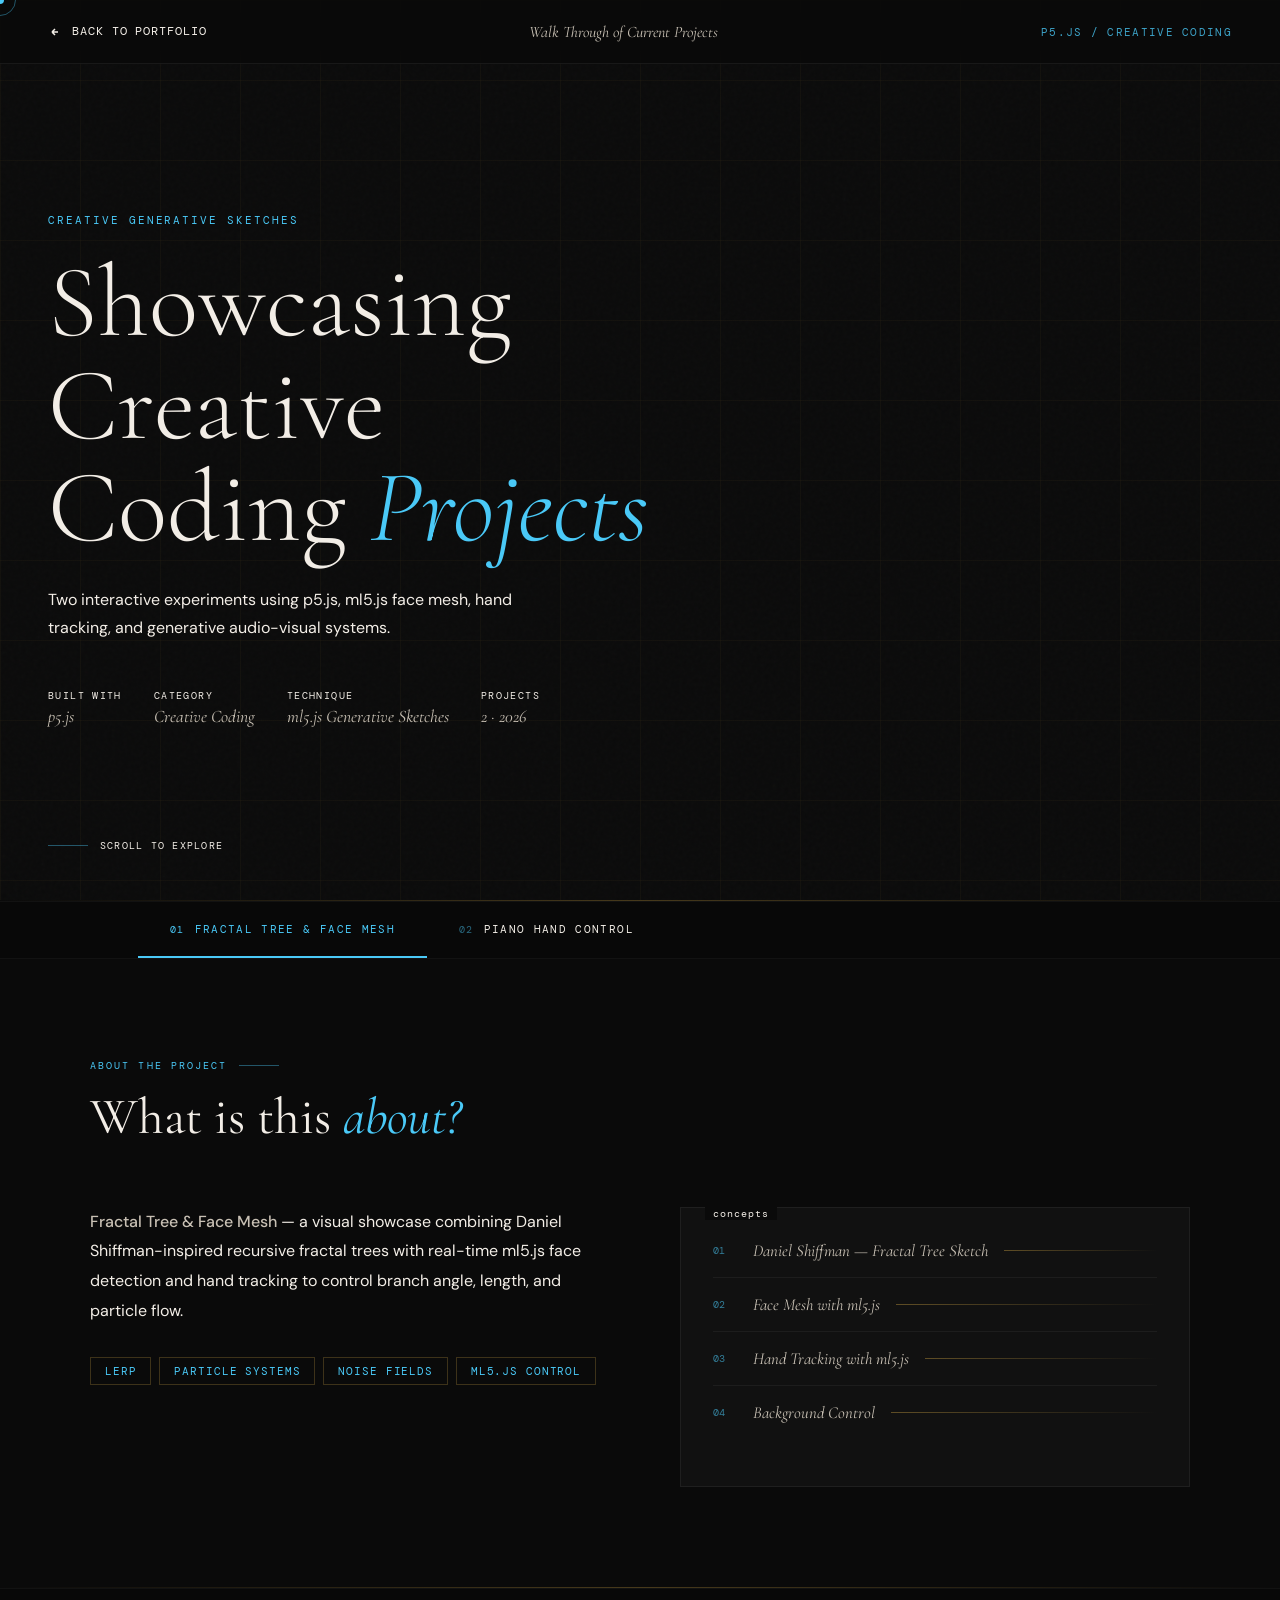
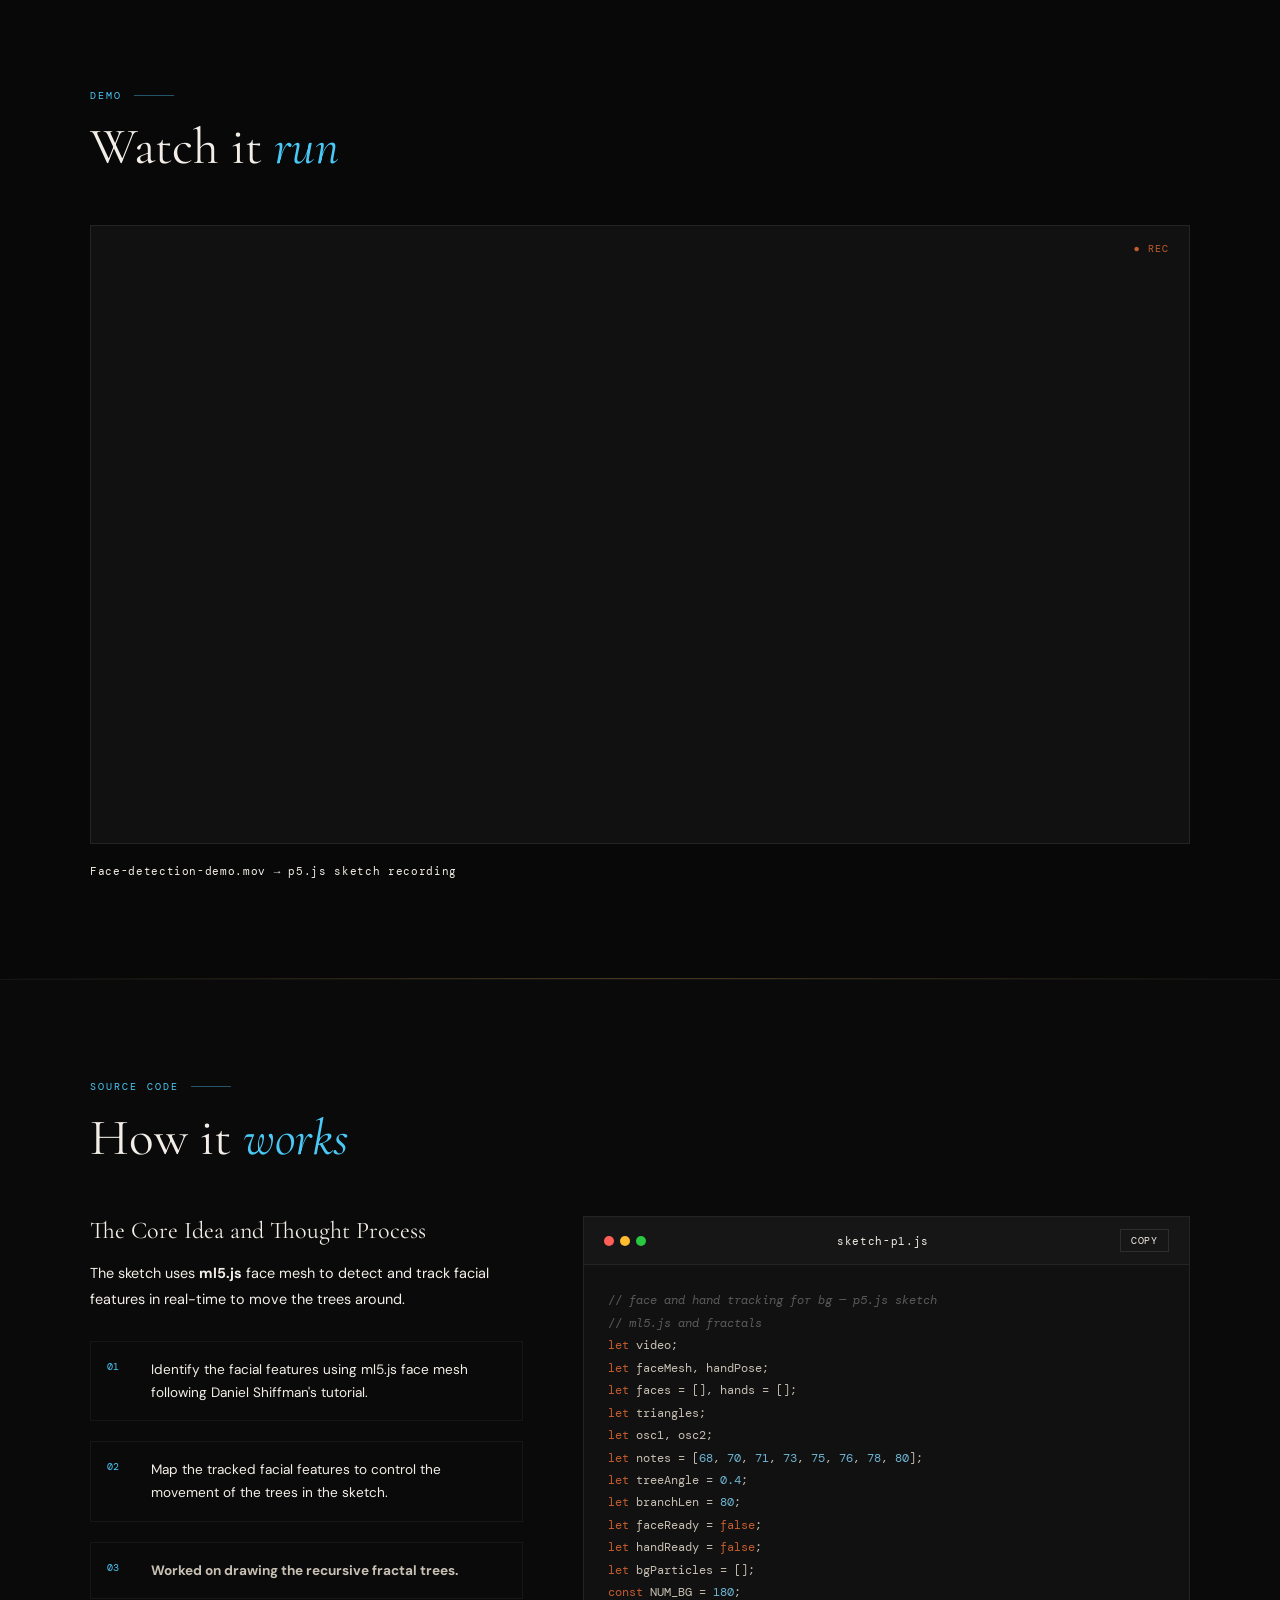
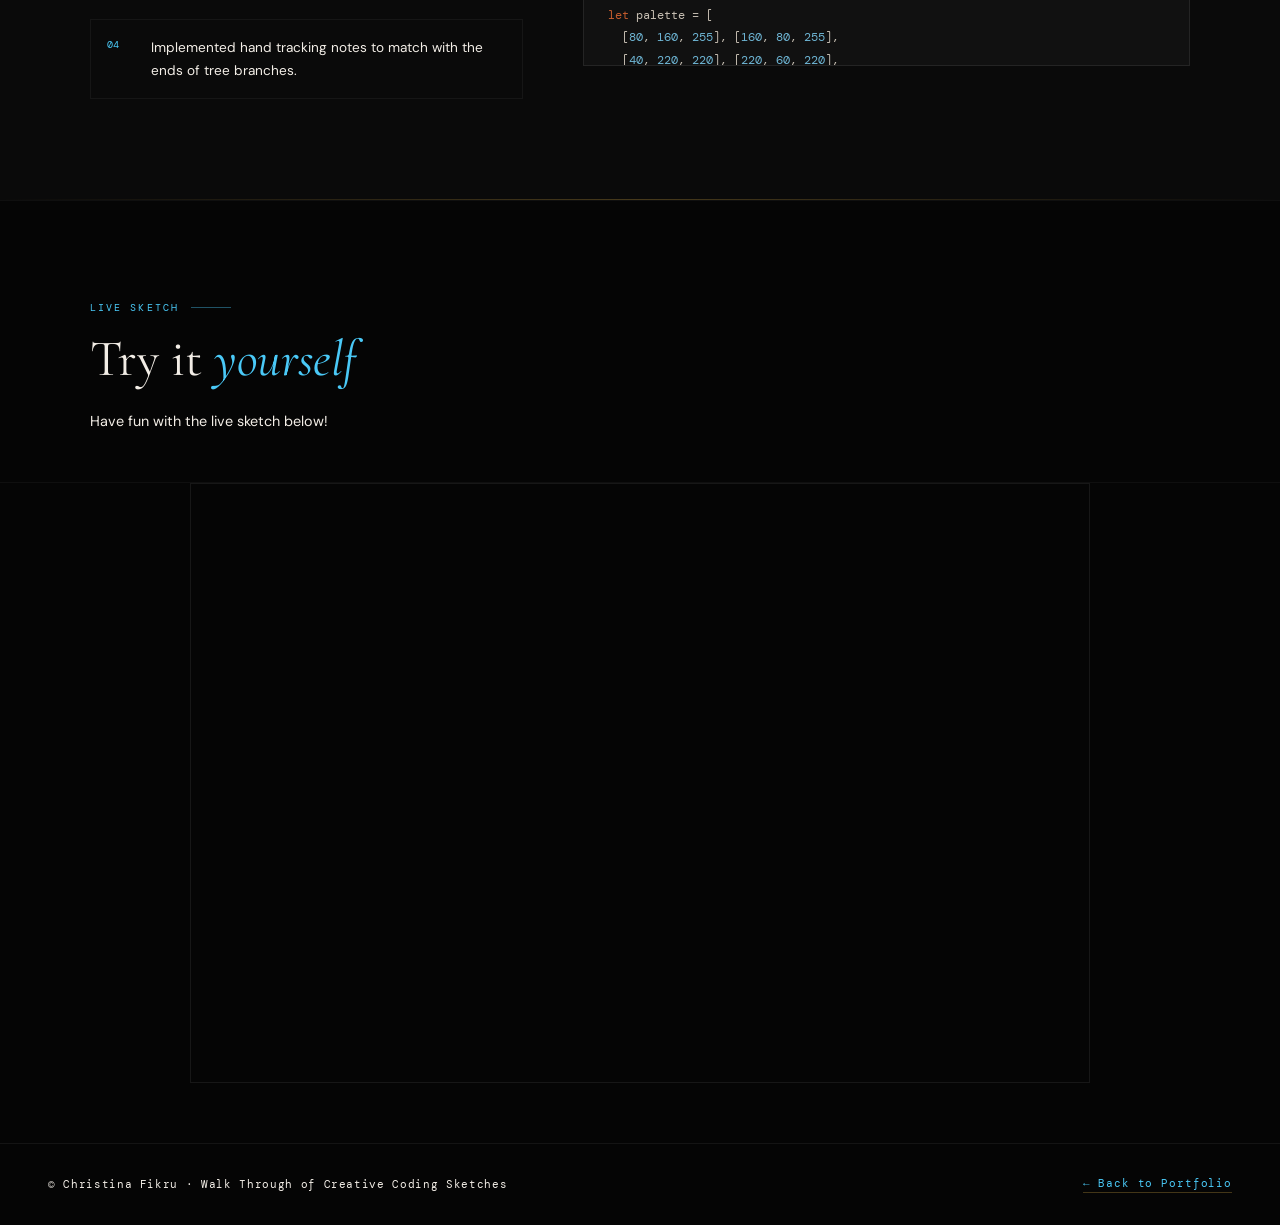
<file: Final_JS_LearningModel/index.html>
<!DOCTYPE html>
<html lang="en">
<head>
<meta charset="UTF-8"/>
<meta name="viewport" content="width=device-width, initial-scale=1.0"/>
<title>Creative Coding Projects — Christina Fikru</title>
<link href="https://fonts.googleapis.com/css2?family=Cormorant+Garamond:ital,wght@0,300;0,400;0,500;1,300;1,400&family=DM+Mono:wght@300;400;500&family=DM+Sans:wght@300;400;500&display=swap" rel="stylesheet"/>
<style>
  :root {
    --black: #0a0a0a;
    --off-white: #f2ede6;
    --warm-gray: #c8c0b4;
    --gold: #4ac9f7;
    --gold-dim: rgba(13, 44, 138, 0.15);
    --rust: #c45c2e;
    --text: #e8e2d8;
    --text-dim: #f3eee7;
    --code-bg: #111111;
    --mono: 'DM Mono', monospace;
    --serif: 'Cormorant Garamond', serif;
    --sans: 'DM Sans', sans-serif;
  }

  *, *::before, *::after { box-sizing: border-box; margin: 0; padding: 0; }
  html { scroll-behavior: smooth; }

  body {
    font-family: var(--sans);
    background: var(--black);
    color: var(--text);
    overflow-x: hidden;
    cursor: none;
  }

  /* ── CUSTOM CURSOR ── */
  .cursor {
    width: 8px; height: 8px;
    background: var(--gold);
    border-radius: 50%;
    position: fixed; z-index: 9999;
    pointer-events: none;
    transition: transform 0.1s ease;
    transform: translate(-50%, -50%);
  }
  .cursor-ring {
    width: 32px; height: 32px;
    border: 1px solid rgba(74,201,247,0.4);
    border-radius: 50%;
    position: fixed; z-index: 9998;
    pointer-events: none;
    transform: translate(-50%, -50%);
    transition: width 0.2s, height 0.2s, border-color 0.2s;
  }

  /* ── NAV ── */
  nav {
    position: fixed; top: 0; left: 0; right: 0; z-index: 100;
    display: flex; align-items: center; justify-content: space-between;
    padding: 0 48px; height: 64px;
    border-bottom: 1px solid rgba(255,255,255,0.06);
    background: rgba(10,10,10,0.85);
    backdrop-filter: blur(16px);
  }
  .nav-back {
    display: flex; align-items: center; gap: 10px;
    font-family: var(--mono); font-size: 0.72rem;
    color: var(--text-dim); text-decoration: none;
    letter-spacing: 0.08em; text-transform: uppercase;
    transition: color 0.2s;
  }
  .nav-back:hover { color: var(--gold); }
  .nav-back svg { width: 14px; height: 14px; }
  .nav-title {
    font-family: var(--serif); font-size: 1rem;
    color: var(--warm-gray); font-style: italic;
  }
  .nav-tag {
    font-family: var(--mono); font-size: 0.68rem;
    color: var(--gold); letter-spacing: 0.12em;
    text-transform: uppercase; opacity: 0.8;
  }

  /* ── HERO ── */
  .hero {
    min-height: 100vh;
    display: flex; flex-direction: column;
    align-items: flex-start; justify-content: center;
    padding: 120px 48px 80px;
    position: relative; overflow: hidden;
  }
  .hero::before {
    content: '';
    position: absolute; inset: 0;
    background-image: url("data:image/svg+xml,%3Csvg viewBox='0 0 256 256' xmlns='http://www.w3.org/2000/svg'%3E%3Cfilter id='noise'%3E%3CfeTurbulence type='fractalNoise' baseFrequency='0.9' numOctaves='4' stitchTiles='stitch'/%3E%3C/filter%3E%3Crect width='100%25' height='100%25' filter='url(%23noise)' opacity='0.04'/%3E%3C/svg%3E");
    pointer-events: none; z-index: 0; opacity: 0.6;
  }
  .hero-grid {
    position: absolute; inset: 0; pointer-events: none;
    background-image:
      linear-gradient(rgba(212,168,67,0.04) 1px, transparent 1px),
      linear-gradient(90deg, rgba(212,168,67,0.04) 1px, transparent 1px);
    background-size: 80px 80px;
    animation: gridShift 20s linear infinite;
  }
  @keyframes gridShift {
    0% { background-position: 0 0; }
    100% { background-position: 80px 80px; }
  }
  .hero-number {
    font-family: var(--mono); font-size: 0.68rem;
    color: var(--gold); letter-spacing: 0.18em;
    text-transform: uppercase; margin-bottom: 24px;
    position: relative; z-index: 1;
    opacity: 0; animation: fadeUp 0.8s 0.2s ease forwards;
  }
  .hero h1 {
    font-family: var(--serif);
    font-size: clamp(3.5rem, 8vw, 7rem);
    font-weight: 300; line-height: 1.0;
    color: var(--off-white);
    position: relative; z-index: 1;
    opacity: 0; animation: fadeUp 0.9s 0.4s ease forwards;
    max-width: 800px;
  }
  .hero h1 em { color: var(--gold); font-style: italic; }
  .hero-sub {
    font-family: var(--sans); font-size: 1rem;
    color: var(--text-dim); line-height: 1.7;
    max-width: 520px; margin-top: 28px;
    position: relative; z-index: 1;
    opacity: 0; animation: fadeUp 1s 0.6s ease forwards;
  }
  .hero-meta {
    display: flex; gap: 32px; margin-top: 48px;
    position: relative; z-index: 1;
    opacity: 0; animation: fadeUp 1s 0.8s ease forwards;
    flex-wrap: wrap;
  }
  .meta-item { display: flex; flex-direction: column; gap: 4px; }
  .meta-label {
    font-family: var(--mono); font-size: 0.62rem;
    color: var(--text-dim); letter-spacing: 0.14em; text-transform: uppercase;
  }
  .meta-value {
    font-family: var(--serif); font-size: 1.1rem;
    color: var(--warm-gray); font-style: italic;
  }
  .hero-scroll {
    position: absolute; bottom: 48px; left: 48px;
    display: flex; align-items: center; gap: 12px;
    font-family: var(--mono); font-size: 0.65rem;
    color: var(--text-dim); letter-spacing: 0.12em;
    text-transform: uppercase; z-index: 1;
    opacity: 0; animation: fadeUp 1s 1.2s ease forwards;
  }
  .scroll-line {
    width: 40px; height: 1px;
    background: var(--gold); opacity: 0.4;
    animation: scrollPulse 2s ease-in-out infinite;
  }
  @keyframes scrollPulse {
    0%, 100% { width: 40px; opacity: 0.4; }
    50% { width: 60px; opacity: 0.8; }
  }

  /* ── PROJECT TABS ── */
  .project-tabs-wrapper {
    background: #080808;
    border-top: 1px solid rgba(255,255,255,0.04);
    border-bottom: 1px solid rgba(255,255,255,0.04);
    position: sticky; top: 64px; z-index: 90;
  }
  .project-tabs {
    max-width: 1100px; margin: 0 auto;
    display: flex; gap: 0;
    padding: 0 48px;
  }
  .project-tab {
    font-family: var(--mono); font-size: 0.7rem;
    letter-spacing: 0.12em; text-transform: uppercase;
    color: var(--text-dim); padding: 20px 32px;
    cursor: pointer; border: none; background: none;
    border-bottom: 2px solid transparent;
    transition: color 0.2s, border-color 0.2s;
    display: flex; align-items: center; gap: 10px;
    white-space: nowrap;
  }
  .project-tab .tab-num {
    font-size: 0.6rem; color: var(--gold);
    opacity: 0.5; transition: opacity 0.2s;
  }
  .project-tab:hover { color: var(--gold); }
  .project-tab:hover .tab-num { opacity: 1; }
  .project-tab.active {
    color: var(--gold);
    border-bottom-color: var(--gold);
  }
  .project-tab.active .tab-num { opacity: 1; }

  /* ── PROJECT PANELS ── */
  .project-panel { display: none; }
  .project-panel.active { display: block; }

  /* ── SECTION BASE ── */
  section { padding: 100px 48px; position: relative; }
  .section-inner { max-width: 1100px; margin: 0 auto; }
  .section-eyebrow {
    font-family: var(--mono); font-size: 0.65rem;
    color: var(--gold); letter-spacing: 0.2em;
    text-transform: uppercase; margin-bottom: 16px;
    display: flex; align-items: center; gap: 12px;
  }
  .section-eyebrow::after {
    content: ''; display: block;
    width: 40px; height: 1px; background: var(--gold); opacity: 0.4;
  }
  .section-title {
    font-family: var(--serif);
    font-size: clamp(2rem, 4vw, 3.2rem);
    font-weight: 400; color: var(--off-white);
    line-height: 1.15; margin-bottom: 20px;
  }
  .section-title em { color: var(--gold); font-style: italic; }

  /* ── ABOUT SECTION ── */
  .about-section { background: var(--black); }
  .about-grid {
    display: grid;
    grid-template-columns: 1fr 1fr;
    gap: 80px; align-items: start;
    margin-top: 60px;
  }
  .about-text p {
    font-size: 1rem; color: var(--text-dim);
    line-height: 1.85; margin-bottom: 20px;
  }
  .about-text p strong { color: var(--warm-gray); font-weight: 500; }
  .about-tags {
    display: flex; flex-wrap: wrap; gap: 8px; margin-top: 32px;
  }
  .tag {
    padding: 6px 14px;
    border: 1px solid rgba(212,168,67,0.25);
    font-family: var(--mono); font-size: 0.68rem;
    color: var(--gold); letter-spacing: 0.08em;
    text-transform: uppercase;
    transition: background 0.2s, border-color 0.2s;
  }
  .tag:hover { background: var(--gold-dim); border-color: var(--gold); }
  .about-visual {
    position: relative;
    background: #111;
    border: 1px solid rgba(255,255,255,0.06);
    padding: 32px;
    min-height: 280px;
    display: flex; flex-direction: column; justify-content: space-between;
  }
  .about-visual::before {
    content: 'concepts';
    position: absolute; top: -1px; left: 24px;
    background: var(--black);
    font-family: var(--mono); font-size: 0.6rem;
    color: var(--text-dim); letter-spacing: 0.1em;
    padding: 0 8px;
  }
  .concept-list { display: flex; flex-direction: column; gap: 16px; }
  .concept-item {
    display: flex; align-items: center; gap: 16px;
    padding-bottom: 16px;
    border-bottom: 1px solid rgba(255,255,255,0.05);
  }
  .concept-item:last-child { border-bottom: none; padding-bottom: 0; }
  .concept-num {
    font-family: var(--mono); font-size: 0.65rem;
    color: var(--gold); opacity: 0.6; min-width: 24px;
  }
  .concept-name {
    font-family: var(--serif); font-size: 1.05rem;
    color: var(--warm-gray); font-style: italic;
  }
  .concept-bar {
    flex: 1; height: 1px;
    background: linear-gradient(to right, rgba(212,168,67,0.4), transparent);
  }

  /* ── VIDEO SECTION ── */
  .demo-section { background: #080808; border-top: 1px solid rgba(255,255,255,0.04); }
  .video-wrapper {
    margin-top: 48px;
    position: relative;
    background: #111;
    border: 1px solid rgba(255,255,255,0.08);
    overflow: hidden;
  }
  .video-wrapper::before {
    content: '● REC';
    position: absolute; top: 16px; right: 20px;
    font-family: var(--mono); font-size: 0.65rem;
    color: var(--rust); letter-spacing: 0.1em; z-index: 2;
    animation: recBlink 2s ease-in-out infinite;
  }
  @keyframes recBlink {
    0%, 100% { opacity: 1; }
    50% { opacity: 0.3; }
  }
  .video-placeholder {
    width: 100%; position: relative; padding-top: 56.25%;
  }
  .video-placeholder iframe {
    position: absolute; inset: 0;
    width: 100%; height: 100%;
    border: none;
  }

  /* ── CODE SECTION ── */
  .code-section { background: var(--black); border-top: 1px solid rgba(255,255,255,0.04); }
  .code-layout {
    display: grid;
    grid-template-columns: 1fr 1.4fr;
    gap: 60px; margin-top: 48px; align-items: start;
  }
  .code-explain h3 {
    font-family: var(--serif); font-size: 1.5rem;
    color: var(--off-white); margin-bottom: 16px; font-weight: 400;
  }
  .code-explain p {
    font-size: 0.9rem; color: var(--text-dim);
    line-height: 1.8; margin-bottom: 14px;
  }
  .code-steps { margin-top: 28px; display: flex; flex-direction: column; gap: 20px; }
  .code-step {
    display: flex; gap: 16px; align-items: flex-start;
    padding: 16px;
    border: 1px solid rgba(255,255,255,0.05);
    transition: border-color 0.2s, background 0.2s;
  }
  .code-step:hover {
    border-color: rgba(212,168,67,0.2);
    background: rgba(212,168,67,0.03);
  }
  .step-num {
    font-family: var(--mono); font-size: 0.65rem;
    color: var(--gold); min-width: 28px; padding-top: 2px;
  }
  .step-text { font-size: 0.85rem; color: var(--text-dim); line-height: 1.7; }
  .step-text strong { color: var(--warm-gray); }
  .code-block {
    background: var(--code-bg);
    border: 1px solid rgba(255,255,255,0.08);
    position: relative; overflow: hidden;
    height: fit-content;
  }
  .code-header {
    display: flex; align-items: center; justify-content: space-between;
    padding: 12px 20px;
    border-bottom: 1px solid rgba(255,255,255,0.06);
    background: rgba(255,255,255,0.02);
  }
  .code-dots { display: flex; gap: 6px; }
  .code-dot { width: 10px; height: 10px; border-radius: 50%; }
  .code-dot:nth-child(1) { background: #ff5f57; }
  .code-dot:nth-child(2) { background: #febc2e; }
  .code-dot:nth-child(3) { background: #28c840; }
  .code-filename {
    font-family: var(--mono); font-size: 0.68rem;
    color: var(--text-dim); letter-spacing: 0.06em;
  }
  .copy-btn {
    font-family: var(--mono); font-size: 0.62rem;
    color: var(--text-dim); letter-spacing: 0.08em;
    background: none; border: 1px solid rgba(255,255,255,0.1);
    padding: 4px 10px; cursor: pointer;
    transition: color 0.2s, border-color 0.2s;
    text-transform: uppercase;
  }
  .copy-btn:hover { color: var(--gold); border-color: var(--gold); }
  .copy-btn.copied { color: #28c840; border-color: #28c840; }
  pre {
    padding: 24px; overflow-x: auto;
    font-family: var(--mono); font-size: 0.78rem;
    line-height: 1.8; color: #c8c0b4;
    max-height: 400px; overflow-y: auto;
  }
  pre::-webkit-scrollbar { width: 4px; height: 4px; }
  pre::-webkit-scrollbar-track { background: transparent; }
  pre::-webkit-scrollbar-thumb { background: rgba(212,168,67,0.3); border-radius: 2px; }

  /* syntax */
  .kw  { color: #c45c2e; }
  .fn  { color: #d4a843; }
  .str { color: #7fba6a; }
  .cm  { color: #5a5a5a; font-style: italic; }
  .num { color: #6eb5d4; }
  .var { color: #c8c0b4; }

  /* ── SKETCH SECTION ── */
  .sketch-section {
    background: #050505;
    border-top: 1px solid rgba(255,255,255,0.04);
    padding-bottom: 0;
  }
  .sketch-intro { padding-bottom: 48px; }
  .sketch-intro p {
    font-size: 0.9rem; color: var(--text-dim);
    line-height: 1.75; max-width: 560px; margin-top: 16px;
  }
  .sketch-container {
    width: 100%;
    border-top: 1px solid rgba(255,255,255,0.06);
    position: relative; overflow: hidden;
  }
  .sketch-overlay-label {
    position: absolute; top: 20px; left: 20px; z-index: 10;
    font-family: var(--mono); font-size: 0.62rem;
    color: rgba(212,168,67,0.6); letter-spacing: 0.12em;
    text-transform: uppercase;
    background: rgba(0,0,0,0.6); padding: 6px 12px;
    border: 1px solid rgba(212,168,67,0.15);
  }
  .iframe-wrapper {
    width: 100%; display: flex; justify-content: center;
    background: #050505; padding: 0 0 60px;
    border-top: 1px solid rgba(255,255,255,0.04);
  }
  .iframe-wrapper iframe {
    width: 100%; max-width: 900px; height: 600px;
    border: 1px solid rgba(255,255,255,0.07);
  }

  /* ── SCROLL REVEAL ── */
  .reveal {
    opacity: 0; transform: translateY(40px);
    transition: opacity 0.8s ease, transform 0.8s ease;
  }
  .reveal.visible { opacity: 1; transform: translateY(0); }
  .reveal-delay-1 { transition-delay: 0.1s; }
  .reveal-delay-2 { transition-delay: 0.2s; }
  .reveal-delay-3 { transition-delay: 0.3s; }
  .reveal-delay-4 { transition-delay: 0.4s; }

  /* ── DIVIDER ── */
  .divider {
    width: 100%; height: 1px;
    background: linear-gradient(to right, transparent, rgba(212,168,67,0.3), transparent);
  }

  /* ── FOOTER ── */
  footer {
    background: #050505;
    border-top: 1px solid rgba(255,255,255,0.06);
    padding: 32px 48px;
    display: flex; align-items: center; justify-content: space-between;
  }
  footer p {
    font-family: var(--mono); font-size: 0.68rem;
    color: var(--text-dim); letter-spacing: 0.06em;
  }
  .footer-link {
    font-family: var(--mono); font-size: 0.68rem;
    color: var(--gold); text-decoration: none; letter-spacing: 0.08em;
    border-bottom: 1px solid rgba(212,168,67,0.3);
    padding-bottom: 2px; transition: border-color 0.2s;
  }
  .footer-link:hover { border-color: var(--gold); }

  /* ── ANIMATIONS ── */
  @keyframes fadeUp {
    from { opacity: 0; transform: translateY(24px); }
    to   { opacity: 1; transform: translateY(0); }
  }

  /* ── RESPONSIVE ── */
  @media (max-width: 860px) {
    nav { padding: 0 24px; }
    .hero { padding: 100px 24px 60px; }
    section { padding: 70px 24px; }
    .about-grid { grid-template-columns: 1fr; gap: 48px; }
    .code-layout { grid-template-columns: 1fr; gap: 40px; }
    .project-tabs { padding: 0 24px; overflow-x: auto; }
    .project-tab { padding: 16px 20px; }
    footer { flex-direction: column; gap: 12px; text-align: center; padding: 24px; }
  }
</style>
</head>
<body>

<div class="cursor" id="cursor"></div>
<div class="cursor-ring" id="cursor-ring"></div>

<!-- NAV -->
<nav>
  <a href="../index.html" class="nav-back">
    <svg viewBox="0 0 14 14" fill="none" stroke="currentColor" stroke-width="1.5">
      <path d="M10 7H4M4 7l3-3M4 7l3 3"/>
    </svg>
    Back to Portfolio
  </a>
  <div class="nav-title">Walk Through of Current Projects</div>
  <div class="nav-tag">p5.js / Creative Coding</div>
</nav>

<!-- HERO -->
<div class="hero">
  <div class="hero-grid"></div>
  <div class="hero-number">Creative Generative Sketches</div>
  <h1>Showcasing Creative<br>Coding <em>Projects</em></h1>
  <p class="hero-sub">Two interactive experiments using p5.js, ml5.js face mesh, hand tracking, and generative audio-visual systems.</p>
  <div class="hero-meta">
    <div class="meta-item">
      <span class="meta-label">Built with</span>
      <span class="meta-value">p5.js</span>
    </div>
    <div class="meta-item">
      <span class="meta-label">Category</span>
      <span class="meta-value">Creative Coding</span>
    </div>
    <div class="meta-item">
      <span class="meta-label">Technique</span>
      <span class="meta-value">ml5.js Generative Sketches</span>
    </div>
    <div class="meta-item">
      <span class="meta-label">Projects</span>
      <span class="meta-value">2 · 2026</span>
    </div>
  </div>
  <div class="hero-scroll">
    <div class="scroll-line"></div>
    Scroll to explore
  </div>
</div>

<div class="divider"></div>

<!-- PROJECT TABS -->
<div class="project-tabs-wrapper">
  <div class="project-tabs">
    <button class="project-tab active" onclick="switchTab(0)">
      <span class="tab-num">01</span>
      Fractal Tree &amp; Face Mesh
    </button>
    <button class="project-tab" onclick="switchTab(1)">
      <span class="tab-num">02</span>
      Piano Hand Control
    </button>
  </div>
</div>

<!-- ════════════════════════════════ PROJECT 1 ════════════════════════════════ -->
<div class="project-panel active" id="panel-0">

  <!-- ABOUT -->
  <section class="about-section">
    <div class="section-inner">
      <div class="section-eyebrow reveal">About the Project</div>
      <h2 class="section-title reveal reveal-delay-1">What is this <em>about?</em></h2>
      <div class="about-grid">
        <div class="about-text reveal reveal-delay-2">
          <p><strong>Fractal Tree &amp; Face Mesh</strong> — a visual showcase combining Daniel Shiffman-inspired recursive fractal trees with real-time ml5.js face detection and hand tracking to control branch angle, length, and particle flow.</p>
          <div class="about-tags">
            <span class="tag">Lerp</span>
            <span class="tag">Particle Systems</span>
            <span class="tag">Noise Fields</span>
            <span class="tag">ml5.js control</span>
          </div>
        </div>
        <div class="about-visual reveal reveal-delay-3">
          <div class="concept-list">
            <div class="concept-item">
              <span class="concept-num">01</span>
              <span class="concept-name">Daniel Shiffman — Fractal Tree Sketch</span>
              <div class="concept-bar"></div>
            </div>
            <div class="concept-item">
              <span class="concept-num">02</span>
              <span class="concept-name">Face Mesh with ml5.js</span>
              <div class="concept-bar"></div>
            </div>
            <div class="concept-item">
              <span class="concept-num">03</span>
              <span class="concept-name">Hand Tracking with ml5.js</span>
              <div class="concept-bar"></div>
            </div>
            <div class="concept-item">
              <span class="concept-num">04</span>
              <span class="concept-name">Background Control</span>
              <div class="concept-bar"></div>
            </div>
          </div>
        </div>
      </div>
    </div>
  </section>

  <div class="divider"></div>

  <!-- VIDEO -->
  <section class="demo-section">
    <div class="section-inner">
      <div class="section-eyebrow reveal">Demo</div>
      <h2 class="section-title reveal reveal-delay-1">Watch it <em>run</em></h2>
      <div class="video-wrapper reveal reveal-delay-2">
        <div class="video-placeholder">
          <iframe
            src="https://drive.google.com/file/d/1xBByD4UNRjtYzET1pxmBFnP0YVF3LGKG/preview"
            allow="autoplay"
          ></iframe>
        </div>
      </div>
      <p style="margin-top:20px; font-family:var(--mono); font-size:0.68rem; color:var(--text-dim); letter-spacing:0.06em;">
        Face-detection-demo.mov → p5.js sketch recording
      </p>
    </div>
  </section>

  <div class="divider"></div>

  <!-- CODE -->
  <section class="code-section">
    <div class="section-inner">
      <div class="section-eyebrow reveal">Source Code</div>
      <h2 class="section-title reveal reveal-delay-1">How it <em>works</em></h2>
      <div class="code-layout">
        <div class="code-explain reveal reveal-delay-2">
          <h3>The Core Idea and Thought Process</h3>
          <p>The sketch uses <strong>ml5.js</strong> face mesh to detect and track facial features in real-time to move the trees around.</p>
          <div class="code-steps">
            <div class="code-step">
              <span class="step-num">01</span>
              <div class="step-text">Identify the facial features using ml5.js face mesh following Daniel Shiffman's tutorial.</div>
            </div>
            <div class="code-step">
              <span class="step-num">02</span>
              <div class="step-text">Map the tracked facial features to control the movement of the trees in the sketch.</div>
            </div>
            <div class="code-step">
              <span class="step-num">03</span>
              <div class="step-text"><strong>Worked on drawing the recursive fractal trees.</strong></div>
            </div>
            <div class="code-step">
              <span class="step-num">04</span>
              <div class="step-text">Implemented hand tracking notes to match with the ends of tree branches.</div>
            </div>
          </div>
        </div>

        <div class="code-block reveal reveal-delay-3">
          <div class="code-header">
            <div class="code-dots">
              <div class="code-dot"></div><div class="code-dot"></div><div class="code-dot"></div>
            </div>
            <div class="code-filename">sketch-p1.js</div>
            <button class="copy-btn" onclick="copyCode('code-p1')">Copy</button>
          </div>
          <pre id="code-p1"><span class="cm">// face and hand tracking for bg — p5.js sketch</span>
<span class="cm">// ml5.js and fractals</span>
<span class="kw">let</span> <span class="var">video</span>;
<span class="kw">let</span> <span class="var">faceMesh</span>, <span class="var">handPose</span>;
<span class="kw">let</span> <span class="var">faces</span> = [], <span class="var">hands</span> = [];
<span class="kw">let</span> <span class="var">triangles</span>;
<span class="kw">let</span> <span class="var">osc1</span>, <span class="var">osc2</span>;
<span class="kw">let</span> <span class="var">notes</span> = [<span class="num">68</span>, <span class="num">70</span>, <span class="num">71</span>, <span class="num">73</span>, <span class="num">75</span>, <span class="num">76</span>, <span class="num">78</span>, <span class="num">80</span>];
<span class="kw">let</span> <span class="var">treeAngle</span> = <span class="num">0.4</span>;
<span class="kw">let</span> <span class="var">branchLen</span> = <span class="num">80</span>;
<span class="kw">let</span> <span class="var">faceReady</span> = <span class="kw">false</span>;
<span class="kw">let</span> <span class="var">handReady</span> = <span class="kw">false</span>;
<span class="kw">let</span> <span class="var">bgParticles</span> = [];
<span class="kw">const</span> <span class="var">NUM_BG</span> = <span class="num">180</span>;
<span class="kw">let</span> <span class="var">palette</span> = [
  [<span class="num">80</span>, <span class="num">160</span>, <span class="num">255</span>], [<span class="num">160</span>, <span class="num">80</span>, <span class="num">255</span>],
  [<span class="num">40</span>, <span class="num">220</span>, <span class="num">220</span>], [<span class="num">220</span>, <span class="num">60</span>, <span class="num">220</span>],
];

<span class="fn">function</span> <span class="fn">setup</span>() {
  createCanvas(<span class="num">640</span>, <span class="num">480</span>);
  video = createCapture(VIDEO, { flipped: <span class="kw">true</span> });
  video.size(<span class="num">640</span>, <span class="num">480</span>); video.hide();
  faceMesh = ml5.faceMesh({ maxFaces: <span class="num">1</span>, flipped: <span class="kw">true</span> }, faceModelReady);
  handPose = ml5.handPose({ flipped: <span class="kw">true</span> }, handModelReady);
  osc1 = <span class="kw">new</span> p5.Oscillator(<span class="str">"sine"</span>);
  osc2 = <span class="kw">new</span> p5.Oscillator(<span class="str">"sine"</span>);
  osc1.start(); osc2.start();
  osc1.amp(<span class="num">0</span>); osc2.amp(<span class="num">0</span>);
  initParticles();
}

<span class="fn">function</span> <span class="fn">draw</span>() {
  background(<span class="num">10</span>, <span class="num">100</span>);
  noiseZ += <span class="num">0.005</span>;
  <span class="cm">// ... particle flow field + face mesh triangles + hand tracking ...</span>
  <span class="kw">for</span> (<span class="kw">let</span> x = <span class="num">50</span>; x &lt; width; x += <span class="num">80</span>) {
    push(); translate(x, height); branch(branchLen); pop();
  }
  filter(POSTERIZE, posterizeAmount);
}

<span class="fn">function</span> <span class="fn">branch</span>(len) {
  strokeWeight(map(len, <span class="num">2</span>, <span class="num">120</span>, <span class="num">1</span>, <span class="num">10</span>));
  stroke(<span class="num">219</span>, <span class="num">181</span>, <span class="num">55</span>);
  line(<span class="num">0</span>, <span class="num">0</span>, <span class="num">0</span>, -len);
  translate(<span class="num">0</span>, -len);
  len *= <span class="num">0.67</span>;
  <span class="kw">if</span> (len > <span class="num">4</span>) {
    push(); rotate(-treeAngle); branch(len); pop();
    push(); rotate(treeAngle);  branch(len); pop();
  }
}

<span class="fn">function</span> <span class="fn">faceModelReady</span>() {
  faceMesh.detectStart(video, gotFaces);
  triangles = faceMesh.getTriangles();
  faceReady = <span class="kw">true</span>;
}

<span class="fn">function</span> <span class="fn">handModelReady</span>() {
  handPose.detectStart(video, gotHands);
  handReady = <span class="kw">true</span>;
}

<span class="fn">function</span> <span class="fn">mousePressed</span>() { userStartAudio(); }</pre>
        </div>
      </div>
    </div>
  </section>

  <div class="divider"></div>

  <!-- LIVE SKETCH 1 -->
  <section class="sketch-section">
    <div class="section-inner sketch-intro">
      <div class="section-eyebrow reveal">Live Sketch</div>
      <h2 class="section-title reveal reveal-delay-1">Try it <em>yourself</em></h2>
      <p class="reveal reveal-delay-2">Have fun with the live sketch below!</p>
    </div>
  </section>
  <div class="iframe-wrapper">
    <iframe
      src="https://editor.p5js.org/ChristinaFIKRU/full/T1iznVpfK"
      title="Fractal Tree Face Mesh Sketch"
      allow="camera; microphone">
    </iframe>
  </div>

</div><!-- /panel-0 -->


<!-- ════════════════════════════════ PROJECT 2 ════════════════════════════════ -->
<div class="project-panel" id="panel-1">

  <!-- ABOUT -->
  <section class="about-section">
    <div class="section-inner">
      <div class="section-eyebrow reveal">About the Project</div>
      <h2 class="section-title reveal reveal-delay-1">What is this <em>about?</em></h2>
      <div class="about-grid">
        <div class="about-text reveal reveal-delay-2">
          <p><strong>Piano Hand Control</strong> — a WEBGL 3D sketch that uses ml5.js hand tracking to let you play a virtual piano with finger pinches, driving real-time audio and a radial music visualizer.</p>
          <div class="about-tags">
            <span class="tag">Particle Systems</span>
            <span class="tag">Noise Fields</span>
            <span class="tag">ml5.js control</span>
          </div>
        </div>
        <div class="about-visual reveal reveal-delay-3">
          <div class="concept-list">
            <div class="concept-item">
              <span class="concept-num">01</span>
              <span class="concept-name">Sound Control</span>
              <div class="concept-bar"></div>
            </div>
            <div class="concept-item">
              <span class="concept-num">02</span>
              <span class="concept-name">Instrument Control</span>
              <div class="concept-bar"></div>
            </div>
            <div class="concept-item">
              <span class="concept-num">03</span>
              <span class="concept-name">Hand Tracking with ml5.js</span>
              <div class="concept-bar"></div>
            </div>
            <div class="concept-item">
              <span class="concept-num">04</span>
              <span class="concept-name">Background Control</span>
              <div class="concept-bar"></div>
            </div>
          </div>
        </div>
      </div>
    </div>
  </section>

  <div class="divider"></div>

  <!-- VIDEO -->
  <section class="demo-section">
    <div class="section-inner">
      <div class="section-eyebrow reveal">Demo</div>
      <h2 class="section-title reveal reveal-delay-1">Watch it <em>run</em></h2>
      <div class="video-wrapper reveal reveal-delay-2">
        <div class="video-placeholder">
          <iframe
            src="https://drive.google.com/file/d/1Zv4SiZnZzbyGVs8M6qEUhW-QnB2qE2VP/preview"
            allow="autoplay"
          ></iframe>
        </div>
      </div>
      <p style="margin-top:20px; font-family:var(--mono); font-size:0.68rem; color:var(--text-dim); letter-spacing:0.06em;">
        Piano-hand-demo.mov → p5.js sketch recording
      </p>
    </div>
  </section>

  <div class="divider"></div>

  <!-- CODE -->
  <section class="code-section">
    <div class="section-inner">
      <div class="section-eyebrow reveal">Source Code</div>
      <h2 class="section-title reveal reveal-delay-1">How it <em>works</em></h2>
      <div class="code-layout">
        <div class="code-explain reveal reveal-delay-2">
          <h3>The Core Idea and Thought Process</h3>
          <p>The sketch uses <strong>ml5.js</strong> hand pose to detect finger positions in real-time, mapping pinch distance to note triggering on a 3D WEBGL piano.</p>
          <div class="code-steps">
            <div class="code-step">
              <span class="step-num">01</span>
              <div class="step-text">Identify hand keypoints using ml5.js handPose model.</div>
            </div>
            <div class="code-step">
              <span class="step-num">02</span>
              <div class="step-text">Map the tracked hand features to control the sound and background visualizer.</div>
            </div>
            <div class="code-step">
              <span class="step-num">03</span>
              <div class="step-text"><strong>Worked on matching the notes to the correct piano key positions.</strong></div>
            </div>
            <div class="code-step">
              <span class="step-num">04</span>
              <div class="step-text">Implemented hand tracking to match finger position with the piano pad sketches.</div>
            </div>
          </div>
        </div>

        <div class="code-block reveal reveal-delay-3">
          <div class="code-header">
            <div class="code-dots">
              <div class="code-dot"></div><div class="code-dot"></div><div class="code-dot"></div>
            </div>
            <div class="code-filename">sketch-p2.js</div>
            <button class="copy-btn" onclick="copyCode('code-p2')">Copy</button>
          </div>
          <pre id="code-p2"><span class="cm">// Piano hand control — p5.js WEBGL sketch</span>
<span class="cm">// ml5.js handPose + p5.sound</span>
<span class="kw">let</span> <span class="var">video</span>, <span class="var">handPose</span>, <span class="var">hands</span> = [];
<span class="kw">let</span> <span class="var">handReady</span> = <span class="kw">false</span>;
<span class="kw">let</span> <span class="var">fft</span>, <span class="var">audioStarted</span> = <span class="kw">false</span>;
<span class="kw">let</span> <span class="var">keys</span> = [], <span class="var">keySounds</span> = [];
<span class="kw">let</span> <span class="var">lastPlayed</span> = -<span class="num">1</span>;
<span class="kw">let</span> <span class="var">notes</span> = [
  <span class="str">'C4.wav'</span>, <span class="str">'D4.wav'</span>, <span class="str">'E4.wav'</span>, <span class="str">'F4.wav'</span>,
  <span class="str">'G4.wav'</span>, <span class="str">'A4.wav'</span>, <span class="str">'B4.wav'</span>, <span class="str">'C5.wav'</span>
];

<span class="fn">function</span> <span class="fn">preload</span>() {
  soundFormats(<span class="str">'wav'</span>);
  <span class="kw">for</span> (<span class="kw">let</span> i = <span class="num">0</span>; i &lt; notes.length; i++) {
    keySounds.push(loadSound(notes[i]));
  }
}

<span class="fn">function</span> <span class="fn">setup</span>() {
  createCanvas(windowWidth, windowHeight, WEBGL);
  fft = <span class="kw">new</span> p5.FFT(<span class="num">0.9</span>, <span class="num">256</span>);
  video = createCapture(VIDEO);
  video.size(<span class="num">640</span>, <span class="num">480</span>); video.hide();
  handPose = ml5.handPose({ flipped: <span class="kw">true</span> }, handModelReady);
  <span class="kw">let</span> <span class="var">startX</span> = -<span class="num">220</span>;
  <span class="kw">for</span> (<span class="kw">let</span> i = <span class="num">0</span>; i &lt; <span class="num">8</span>; i++) {
    keys.push({ x: startX + i * <span class="num">60</span>, active: <span class="kw">false</span> });
  }
}

<span class="fn">function</span> <span class="fn">draw</span>() {
  background(<span class="str">"#070814"</span>);
  <span class="kw">let</span> <span class="var">bass</span> = fft.getEnergy(<span class="str">"bass"</span>);
  <span class="cm">// ambient glow + waveform visualizer ...</span>
  <span class="kw">for</span> (<span class="kw">let</span> key <span class="kw">of</span> keys) {
    push(); translate(key.x, <span class="num">240</span>, <span class="num">0</span>);
    key.active
      ? emissiveMaterial(<span class="num">255</span>, <span class="num">240</span>, <span class="num">120</span>)
      : ambientMaterial(<span class="num">255</span>);
    stroke(<span class="num">0</span>); box(<span class="num">55</span>, <span class="num">220</span>, <span class="num">25</span>);
    pop(); key.active = <span class="kw">false</span>;
  }
  <span class="kw">if</span> (hands.length > <span class="num">0</span>) {
    <span class="kw">let</span> <span class="var">finger</span> = hands[<span class="num">0</span>].keypoints[<span class="num">8</span>];
    <span class="kw">let</span> <span class="var">thumb</span>  = hands[<span class="num">0</span>].keypoints[<span class="num">4</span>];
    <span class="kw">let</span> <span class="var">pinch</span> = dist(finger.x, finger.y, thumb.x, thumb.y);
    <span class="kw">let</span> <span class="var">keyIndex</span> = constrain(
      floor(map(finger.x, <span class="num">0</span>, video.width, <span class="num">0</span>, keys.length)),
      <span class="num">0</span>, keys.length - <span class="num">1</span>
    );
    keys[keyIndex].active = <span class="kw">true</span>;
    <span class="kw">if</span> (pinch &lt; <span class="num">40</span> &amp;&amp; keyIndex !== lastPlayed) {
      keySounds[keyIndex].play();
      lastPlayed = keyIndex;
    }
    <span class="kw">if</span> (pinch > <span class="num">50</span>) lastPlayed = -<span class="num">1</span>;
  }
}

<span class="fn">function</span> <span class="fn">mousePressed</span>() {
  <span class="kw">if</span> (!audioStarted) { userStartAudio(); audioStarted = <span class="kw">true</span>; }
}</pre>
        </div>
      </div>
    </div>
  </section>

  <div class="divider"></div>

  <!-- LIVE SKETCH 2 -->
  <section class="sketch-section">
    <div class="section-inner sketch-intro">
      <div class="section-eyebrow reveal">Live Sketch</div>
      <h2 class="section-title reveal reveal-delay-1">Try it <em>yourself</em></h2>
      <p class="reveal reveal-delay-2">Have fun with the live sketch below!</p>
    </div>
  </section>
  <div class="iframe-wrapper">
    <iframe
      src="https://editor.p5js.org/ChristinaFIKRU/full/j0uJ8uW-8"
      title="Piano Hand Control Sketch"
      allow="camera; microphone">
    </iframe>
  </div>

</div><!-- /panel-1 -->

<!-- FOOTER -->
<footer>
  <p>© Christina Fikru · Walk Through of Creative Coding Sketches</p>
  <a href="../index.html" class="footer-link">← Back to Portfolio</a>
</footer>

<script>
// ── CURSOR
const cursor = document.getElementById('cursor');
const ring   = document.getElementById('cursor-ring');
let mx = 0, my = 0, rx = 0, ry = 0;
document.addEventListener('mousemove', e => { mx = e.clientX; my = e.clientY; });
(function animCursor() {
  rx += (mx - rx) * 0.12;
  ry += (my - ry) * 0.12;
  cursor.style.left = mx + 'px';
  cursor.style.top  = my + 'px';
  ring.style.left   = rx + 'px';
  ring.style.top    = ry + 'px';
  requestAnimationFrame(animCursor);
})();

// ── TABS
function switchTab(idx) {
  document.querySelectorAll('.project-tab').forEach((t, i) => {
    t.classList.toggle('active', i === idx);
  });
  document.querySelectorAll('.project-panel').forEach((p, i) => {
    p.classList.toggle('active', i === idx);
  });
  // re-run reveal for newly visible panel
  initReveal();
  window.scrollTo({ top: document.querySelector('.project-tabs-wrapper').offsetTop - 64, behavior: 'smooth' });
}

// ── SCROLL REVEAL
function initReveal() {
  const revealEls = document.querySelectorAll('.project-panel.active .reveal:not(.visible)');
  const observer = new IntersectionObserver(entries => {
    entries.forEach(e => {
      if (e.isIntersecting) {
        e.target.classList.add('visible');
        observer.unobserve(e.target);
      }
    });
  }, { threshold: 0.12 });
  revealEls.forEach(el => observer.observe(el));
}
initReveal();

// ── COPY BUTTONS
function copyCode(id) {
  const code = document.getElementById(id).innerText;
  navigator.clipboard.writeText(code).then(() => {
    const btns = document.querySelectorAll('.copy-btn');
    btns.forEach(btn => {
      if (btn.getAttribute('onclick') === `copyCode('${id}')`) {
        btn.textContent = 'Copied!';
        btn.classList.add('copied');
        setTimeout(() => { btn.textContent = 'Copy'; btn.classList.remove('copied'); }, 2000);
      }
    });
  });
}
</script>
</body>
</html>
</file>
